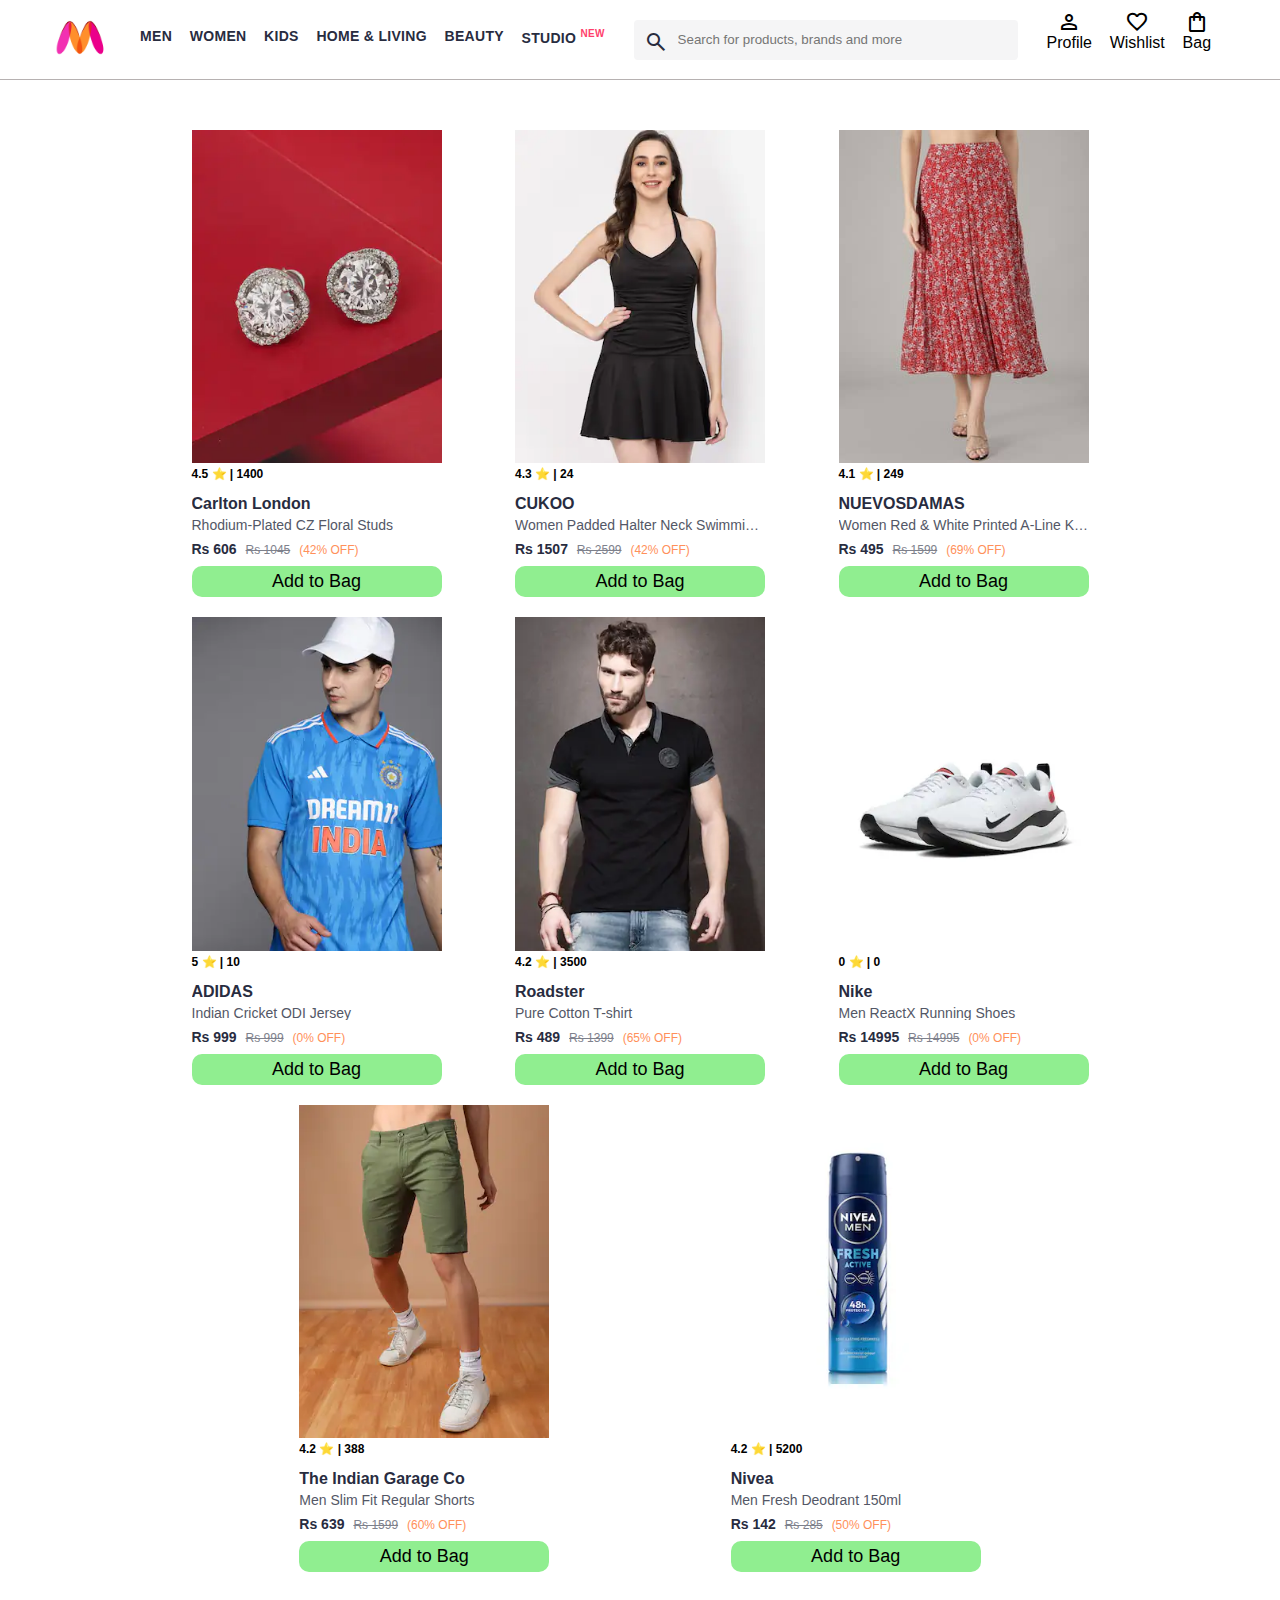
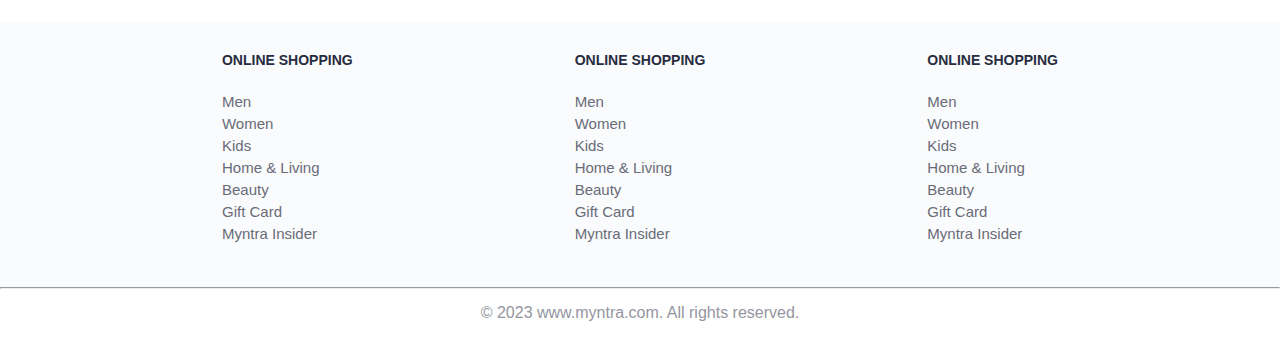
<file: my/index.html>
<!DOCTYPE html>
<html lang="en">
<head>
    <title>Myntra Functional Clone</title>
    <link rel="stylesheet" href="index.css">
    <link rel="stylesheet" href="https://fonts.googleapis.com/css2?family=Material+Symbols+Outlined:opsz,wght,FILL,GRAD@20..48,100..700,0..1,-50..200" />
</head>
<body>
    <header>  
        <div class="logo_container">
            <a href="#"><img class="myntra_home" src="../images/myntra.jpg" alt="Myntra Home"></a>
        </div>
        <nav class="nav_bar">
            <a href="#">Men</a>
            <a href="#">Women</a>
            <a href="#">Kids</a>
            <a href="#">Home & Living</a>
            <a href="#">Beauty</a>
            <a href="#">Studio <sup>New</sup></a>
        </nav>
        <div class="search_bar">
            <span class="material-symbols-outlined search_icon" >search</span>
            <input class="search_input" placeholder="Search for products, brands and more">
        </div>
        <div class="action_bar">
            <div class="action_container">
                <span class="material-symbols-outlined action_icon">person</span>
                <span class="action_name">Profile</span>
            </div>

            <div class="action_container">
                <span class="material-symbols-outlined action_icon">favorite</span>
                <span class="action_name">Wishlist</span>
            </div>

            <a class="action_container" href="bag.html">
                <span class="material-symbols-outlined action_icon">shopping_bag</span>
                <span class="action_name">Bag</span>
                <span class="bag-item-count">0</span>
            </a>
        </div>
    </header>
    <main>
        <div class="items-container">
        
        </div>
    </main>
    <footer>
        <div class="footer_container">
            <div class="footer_column">
                <h3>ONLINE SHOPPING</h3>

                <a href="#">Men</a>
                <a href="#">Women</a>
                <a href="#">Kids</a>
                <a href="#">Home & Living</a>
                <a href="#">Beauty</a>
                <a href="#">Gift Card</a>
                <a href="#">Myntra Insider</a>
            </div>

            <div class="footer_column">
                <h3>ONLINE SHOPPING</h3>

                <a href="#">Men</a>
                <a href="#">Women</a>
                <a href="#">Kids</a>
                <a href="#">Home & Living</a>
                <a href="#">Beauty</a>
                <a href="#">Gift Card</a>
                <a href="#">Myntra Insider</a>
            </div>

            <div class="footer_column">
                <h3>ONLINE SHOPPING</h3>

                <a href="#">Men</a>
                <a href="#">Women</a>
                <a href="#">Kids</a>
                <a href="#">Home & Living</a>
                <a href="#">Beauty</a>
                <a href="#">Gift Card</a>
                <a href="#">Myntra Insider</a>
            </div>
        </div>
        <hr>

        <div class="copyright">
            © 2023 www.myntra.com. All rights reserved.
        </div>
    </footer>
    <script src="items.js"></script>
    <script src="index.js"></script>
</body>
</html>
</file>
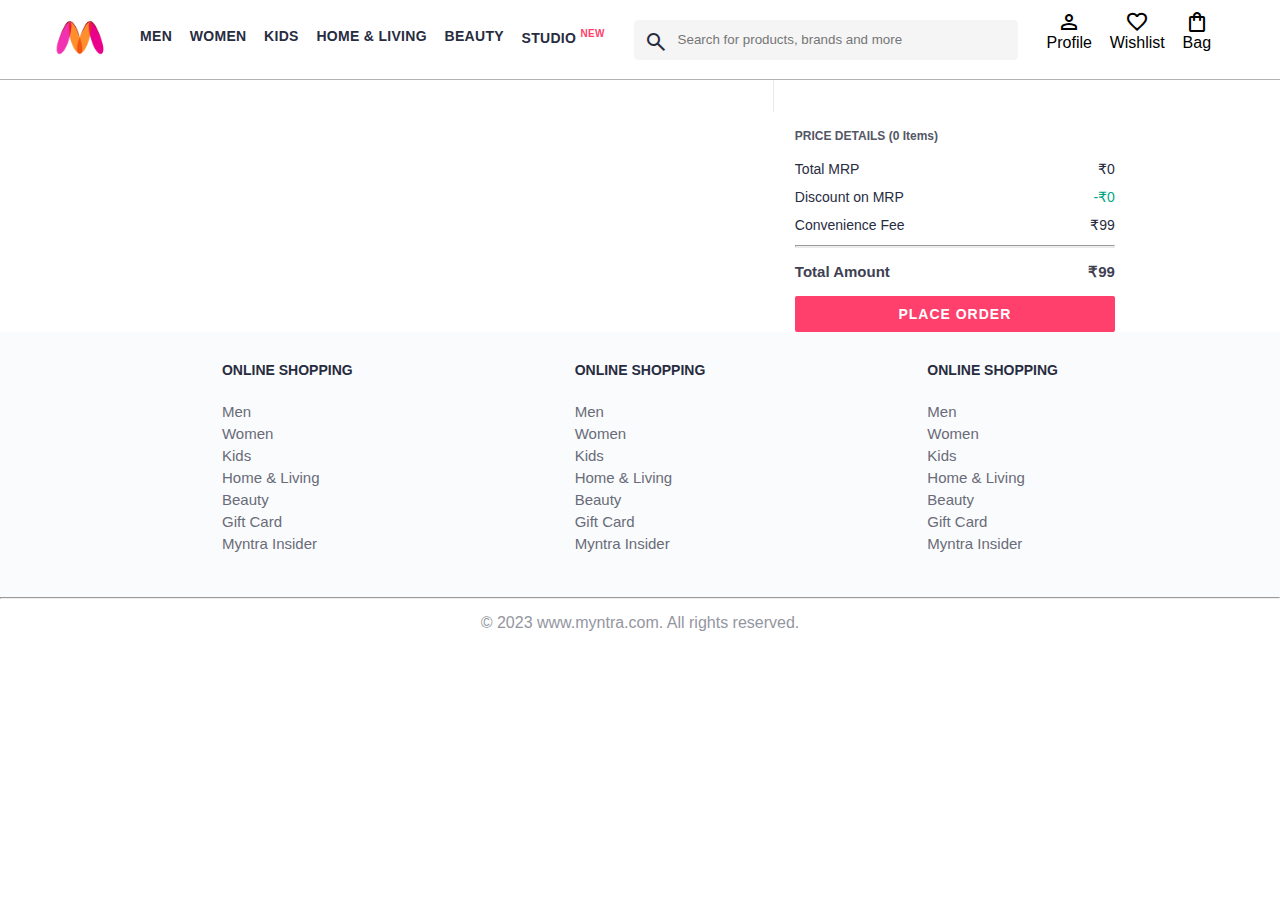
<file: my/bag.html>
<!DOCTYPE html>
<html lang="en">
<head>
    <title>Myntra Clone</title>
    <link rel="stylesheet" href="index.css">
    <link rel="stylesheet" href="bag.css">
    <link rel="stylesheet" href="https://fonts.googleapis.com/css2?family=Material+Symbols+Outlined:opsz,wght,FILL,GRAD@20..48,100..700,0..1,-50..200" />
</head>
<body>
    <header>
        <div class="logo_container">
            <a href="#"><img class="myntra_home" src="../images/myntra.jpg" alt="Myntra Home"></a>
        </div>
        <nav class="nav_bar">
            <a href="#">Men</a>
            <a href="#">Women</a>
            <a href="#">Kids</a>
            <a href="#">Home & Living</a>
            <a href="#">Beauty</a>
            <a href="#">Studio <sup>New</sup></a>
        </nav>
        <div class="search_bar">
            <span class="material-symbols-outlined search_icon">search</span>
            <input class="search_input" placeholder="Search for products, brands and more">
        </div>
        <div class="action_bar">
            <div class="action_container">
                <span class="material-symbols-outlined action_icon">person</span>
                <span class="action_name">Profile</span>
            </div>

            <div class="action_container">
                <span class="material-symbols-outlined action_icon">favorite</span>
                <span class="action_name">Wishlist</span>
            </div>

            <div class="action_container">
                <span class="material-symbols-outlined action_icon">shopping_bag</span>
                <span class="action_name">Bag</span>
                <span class="bag-item-count">0</span>
            </div>
        </div>
    </header>
    <main>
    <div class="bag-page">
        <div class="bag-items-container">>

        </div>
        <div class="bag-summary">
        
        </div>

    </div>
    </main>
    <footer>
        <div class="footer_container">
            <div class="footer_column">
                <h3>ONLINE SHOPPING</h3>

                <a href="#">Men</a>
                <a href="#">Women</a>
                <a href="#">Kids</a>
                <a href="#">Home & Living</a>
                <a href="#">Beauty</a>
                <a href="#">Gift Card</a>
                <a href="#">Myntra Insider</a>
            </div>

            <div class="footer_column">
                <h3>ONLINE SHOPPING</h3>

                <a href="#">Men</a>
                <a href="#">Women</a>
                <a href="#">Kids</a>
                <a href="#">Home & Living</a>
                <a href="#">Beauty</a>
                <a href="#">Gift Card</a>
                <a href="#">Myntra Insider</a>
            </div>

            <div class="footer_column">
                <h3>ONLINE SHOPPING</h3>

                <a href="#">Men</a>
                <a href="#">Women</a>
                <a href="#">Kids</a>
                <a href="#">Home & Living</a>
                <a href="#">Beauty</a>
                <a href="#">Gift Card</a>
                <a href="#">Myntra Insider</a>
            </div>
        </div>
        <hr>

        <div class="copyright">
            © 2023 www.myntra.com. All rights reserved.
        </div>
    </footer>
    <script src="items.js"></script>
    <script src="index.js"></script>
    <script src="bag.js"></script>
</body>
</html>
</file>
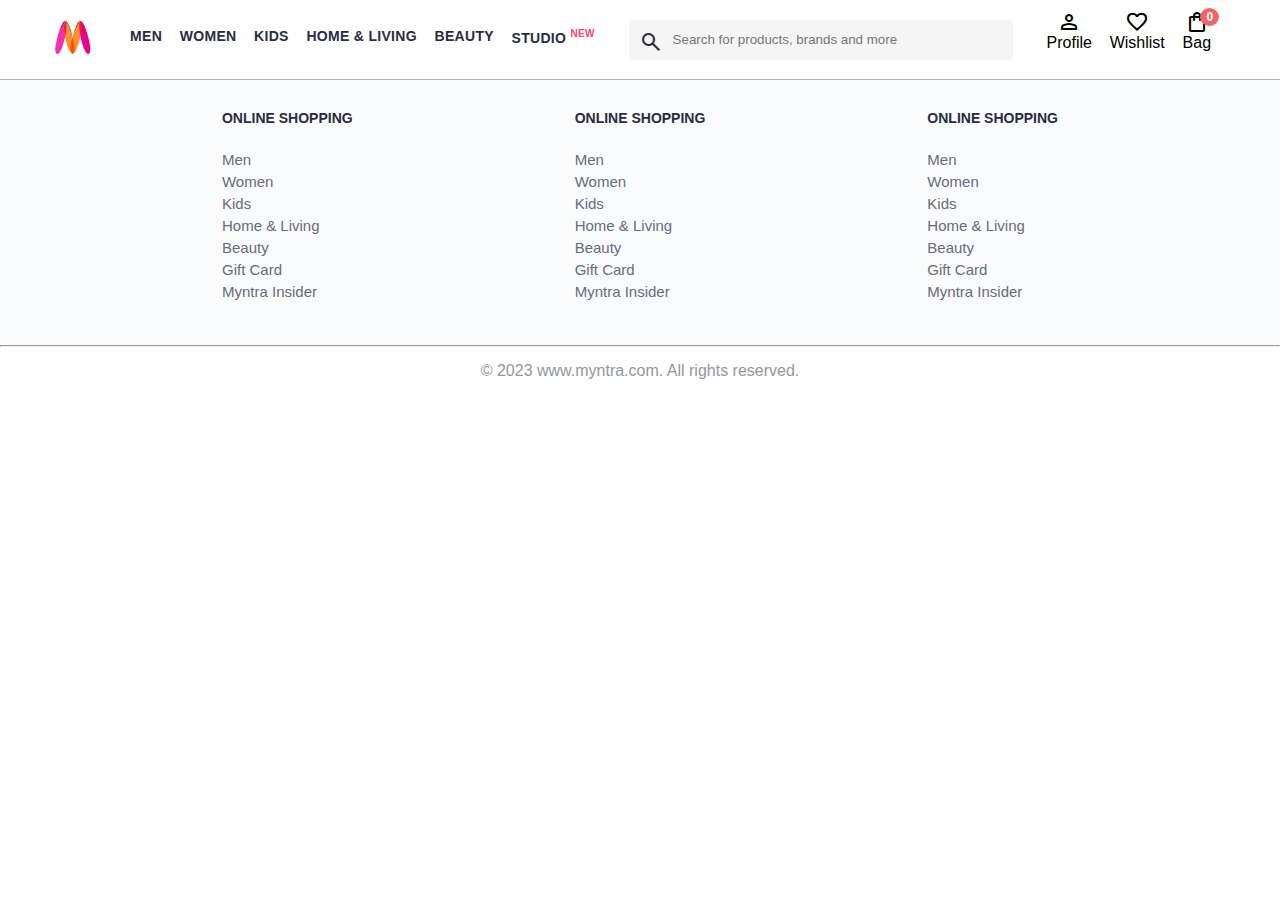
<file: my/wishlist.html>
<!DOCTYPE html>
<html lang="en">
<head>
    <title>Wishlist</title>
    <link rel="stylesheet" href="index.css">
    <link rel="stylesheet" href="wishlist.css">
    <link rel="stylesheet" href="https://fonts.googleapis.com/css2?family=Material+Symbols+Outlined:opsz,wght,FILL,GRAD@20..48,100..700,0..1,-50..200" />
</head>
<body>
    <header>
        <div class="logo_container">
            <a href="#"><img class="myntra_home" src="../images/myntra.jpg" alt="Myntra Home"></a>
        </div>
        <nav class="nav_bar">
            <a href="#">Men</a>
            <a href="#">Women</a>
            <a href="#">Kids</a>
            <a href="#">Home & Living</a>
            <a href="#">Beauty</a>
            <a href="#">Studio <sup>New</sup></a>
        </nav>
        <div class="search_bar">
            <span class="material-symbols-outlined search_icon" >search</span>
            <input class="search_input" placeholder="Search for products, brands and more">
        </div>
        <div class="action_bar">
            <div class="action_container">
                <span class="material-symbols-outlined action_icon">person</span>
                <span class="action_name">Profile</span>
            </div>

            <div class="action_container">
                <span class="material-symbols-outlined action_icon">favorite</span>
                <span class="action_name">Wishlist</span>
            </div>

            <a class="action_container" href="bag.html">
                <span class="material-symbols-outlined action_icon">shopping_bag</span>
                <span class="action_name">Bag</span>
                <span class="bag-item-count">0</span>
            </a>
        </div>
    </header>

    <main></main>

    <footer>
        <div class="footer_container">
            <div class="footer_column">
                <h3>ONLINE SHOPPING</h3>

                <a href="#">Men</a>
                <a href="#">Women</a>
                <a href="#">Kids</a>
                <a href="#">Home & Living</a>
                <a href="#">Beauty</a>
                <a href="#">Gift Card</a>
                <a href="#">Myntra Insider</a>
            </div>

            <div class="footer_column">
                <h3>ONLINE SHOPPING</h3>

                <a href="#">Men</a>
                <a href="#">Women</a>
                <a href="#">Kids</a>
                <a href="#">Home & Living</a>
                <a href="#">Beauty</a>
                <a href="#">Gift Card</a>
                <a href="#">Myntra Insider</a>
            </div>

            <div class="footer_column">
                <h3>ONLINE SHOPPING</h3>

                <a href="#">Men</a>
                <a href="#">Women</a>
                <a href="#">Kids</a>
                <a href="#">Home & Living</a>
                <a href="#">Beauty</a>
                <a href="#">Gift Card</a>
                <a href="#">Myntra Insider</a>
            </div>
        </div>
        <hr>

        <div class="copyright">
            © 2023 www.myntra.com. All rights reserved.
        </div>
    </footer>
</body>
</html>
</file>
<file: my/index.css>
/***************** Item Page CSS **************************/
/*.action_container {
    text-decoration: none;
}
a.action_container:link {
    color:black;
}
.item-details {
    cursor: pointer;
    width: 250px;
    margin: 10px;
}
.stars {
    font-size: 12px;
    font-weight: 700;
    text-align: left;
}
.company {
    font-size: 18px;
    font-weight: 700;
    line-height: 1;
    color: #282c3f;
    margin-bottom: 6px;
    overflow: hidden;
    text-overflow: ellipsis;
    white-space: nowrap;
    margin-top: 20px;
}
.item-name {
    color: #535766;
    font-size: 16px;
    line-height: 1;
    margin-bottom: 0;
    margin-top: 0;
    overflow: hidden;
    text-overflow: ellipsis;
    white-space: nowrap;
    font-weight: 400;
    display: block;
}
.price-container {
    margin-top: 10px;
}
.current-price {
    font-size: 14px;
    font-weight: 700;
    color: #282c3f;
}
.original-price {
    text-decoration: line-through;
    color: #7e818c;
    font-weight: 400;
    margin-left: 5px;
    font-size: 12px;
}
.discount-percentage {
    color: #ff905a;
    font-weight: 400;
    font-size: 12px;
    margin-left: 5px;
}
.btn-bag {
    background-color: lightgreen;
    border: none;
    padding: 5px 15px;
    border-radius: 10px;
    width: 100%;
    margin-top: 7px;
    font-size: 20px;
    cursor: pointer;
}
.bag-items {
    background-color: #f16565;
    white-space: nowrap;
    text-align: center;
    line-height: 18px;
    padding: 0 6px;
    height: 18px;
    position: relative;
    border-radius: 50%;
    font-size: 12px;
    color: #fff;
    left: 13px;
    top: -44px;
    font-weight: 700;
    cursor: pointer;
}*/

* {
    margin: 0;
    padding: 0;
    font-family: Assistant,-apple-system,BlinkMacSystemFont,Segoe UI,Roboto,Helvetica,Arial,sans-serif;
    box-sizing: border-box;
}
header {
    display: flex;
    background-color: #ffffff;
    height: 80px;
    justify-content: space-between;
    align-items: center;
    border-bottom: 1px solid #b6b1b1;
}
.myntra_home {
    height: 45px;
}
.logo_container {
    margin-left: 4%;
}
.action_bar {
    margin-right: 4%;
}
.nav_bar {
    display: flex;
    min-width: 500px;
    justify-content: space-evenly;
}
.nav_bar a {
    font-size: 14px;
    letter-spacing: .3px;
    color: #282c3f;
    font-weight: 700;
    text-transform: uppercase;
    text-decoration: none;
    padding: 27px 0;
    border-bottom: 5px solid #ffffff;
}
.nav_bar a:hover {
    border-bottom: 4px solid #f54e77;
}

.nav_bar a sup {
    color: #ff3f6c;
    font-size: 10px;
}

.search_bar {
    height: 40px;
    min-width: 200px;
    width: 30%;
    display: flex;
    align-items: center;
}
.search_icon {
    box-sizing: content-box;
    height: 20px;
    padding: 10px;

    background-color: #f5f5f6;
    color: #282c3f;
    font-weight: 300;
    border-radius: 4px 0 0 4px;
}
.search_input {
    color: #696e79;
    background-color: #f5f5f6;
    flex-grow: 1;
    height: 40px;
    border: 0;
    border-radius: 0 4px 4px 0;
}

.action_bar {
    display: flex;
    min-width: 200px;
    justify-content: space-evenly;
}

.action_container {
    display: flex;
    flex-direction: column;
    align-items: center;
}

/* Main section */
.banner_container {
    margin: 40px 0;
}
.banner_image {
    width: 100%;
}

.category_heading {
    text-transform: uppercase;
    color: #3e4152;
    letter-spacing: .15em;
    font-size: 1.8em;
    margin: 50px 0 10px 30px;
    max-height: 5em;
    font-weight: 700;
}

.category-items,.items-container {
    width: 80%;
    margin: 50px 10%;
    display: flex;
    flex-wrap: wrap;
    justify-content: space-evenly;
}

.sale_item {
    width: 250px;
}

.footer_container {
    padding: 30px 0px 40px 0px;
    background: #FAFBFC;
    display: flex;
    justify-content: space-evenly;
}

.footer_column {
    display: flex;
    flex-direction: column;
}

.footer_column h3 {
    color: #282c3f;
    font-size: 14px;
    margin-bottom: 25px;
}

.footer_column a {
    color: #696b79;
    font-size: 15px;
    text-decoration: none;
    padding-bottom: 5px;
}

.copyright {
    color: #94969f;
    text-align: center;
    padding: 15px;
}

.items-container{
    width: 80%;
    margin: 40px 10%;
}

.item-container{
    width: 250px;
    margin: 10px;
}

.item-image{
    width: 100%;
}

.rating{
    font-size: 12px;
    font-weight: 700;
}

.company-name{
    margin-top: 15px;
    font-size: 16px;
    font-weight: 700;
    line-height: 1;
    color: #282c3f;
    margin-bottom: 6px;
    overflow: hidden;
    text-overflow: ellipsis;
    white-space: nowrap;
}

.item-name{
    color: #535766;
    font-size: 14px;
    line-height: 1;
    margin-bottom: 0;
    margin-top: 0;
    overflow: hidden;
    text-overflow: ellipsis;
    white-space: nowrap;
    font-weight: 400;
    display: block;
}

.price{
    margin-top: 10px;
    font-size: 14px;
    line-height: 15px;
    color: #282c3f;
    white-space: nowrap;
}

.current-price{
    font-size: 14px;
    font-weight: 700;
    color: #282c3f;
}

.original-price{
    text-decoration: line-through;
    color: #7e818c;
    font-weight: 400;
    margin-left: 5px;
    font-size: 12px;
}

.discount{
    color: #ff905a;
    font-weight: 400;
    font-size: 12px;
    margin-left: 5px;
}

.btn-add-bag{
    font-size: 18px;
    width: 100%;
    margin-top: 8px;
    background-color: lightgreen;
    border: none;
    padding: 5px 15px;
    border-radius: 10px;
    cursor: pointer;
}

.bag-item-count{
    background-color: #f16565;
    white-space: nowrap;
    text-align: center;
    line-height: 18px;
    padding: 0 6px;
    height: 18px;
    position: relative;
    border-radius: 50%;
    font-size: 12px;
    color: #fff;
    left: 13px;
    top: -44px;
    font-weight: 700;
    cursor: pointer;
}

.action_container {
    text-decoration: none;
}
a.action_container:link {
    color:black;
}
</file>
<file: my/bag.css>
.bag-items-container {
    display: inline-block;
    width: 64%;
    padding-right: 20px;
    border-right: 1px solid #eaeaec;
    padding-top: 32px;
    color: #282c3f;
    font-size: 13px;
    line-height: 1.42857143;
}

.bag-page {
    width: 75%;
    margin-left: 12.5%;
}

.bag-summary {
    vertical-align: top;
    display: inline-block;
    width: 35%;
    padding: 24px 0 0 16px;
    color: #282c3f;
    font-size: 13px;
    line-height: 1.42857143;
}

.bag-details-container {
    margin-bottom: 16px;
}

.price-header {
    font-size: 12px;
    font-weight: 700;
    margin: 24px 0 16px;
    color: #535766;
}

.price-item {
    margin-bottom: 12px;
    line-height: 16px;
    font-size: 14px;
    color: #282c3f;
}

.price-item-value {
    float: right;
}

.priceDetail-base-discount {
    color: #03a685;
}

.price-footer {
    font-weight: 700;
    font-size: 15px;
    padding-top: 16px;
    border-top: 1px solid #eaeaec;
    color: #3e4152;
    line-height: 16px;
}

.btn-place-order {
    width: 100%;
    letter-spacing: 1px;
    font-size: 14px;
    font-weight: 600;
    border-radius: 2px;
    border-width: 0px;
    padding: 10px 16px;
    background-color: rgb(255, 63, 108);
    color: rgb(255, 255, 255);
    cursor: pointer;
}

.bag-item-container {
    margin-bottom: 8px;
    background: #fff;
    font-size: 14px;
    border: 1px solid #eaeaec;
    border-radius: 4px;
    position: relative;
    padding: 12px 12px 0;
}

.item-left-part {
    position: absolute;
    background: rgb(255, 242, 223);
    height: 148px;
    width: 111px;
}

.item-right-part {
    padding-left: 12px;
    position: relative;
    min-height: 148px;
    margin-left: 111px;
    margin-bottom: 12px;
}

.bag-item-img {
    width: 100%;
}

.return-period {
    display: inline-flex;
    font-size: 14px;
    padding-top: 8px;
}

.return-period-days {
    font-weight: 700;
    margin-right: 4px;
}

.delivery-details {
    margin-top: 5px;
    color: #282c3f;
    font-size: 12px;
    letter-spacing: -.1px;
    margin-bottom: 8px;
    line-height: 15px;
}

.delivery-details-days {
    color: #03a685;
}
.remove-from-cart {
    position: absolute;
    font-size: 25px;
    top: 10px;
    right: 18px;
    width: 14px;
    height: 14px;
    cursor: pointer;
}
</file>
<file: my/wishlist.css>
* {
    margin: 0;
    padding: 0;
    font-family: Assistant,-apple-system,BlinkMacSystemFont,Segoe UI,Roboto,Helvetica,Arial,sans-serif;
    box-sizing: border-box;
}
header {
    display: flex;
    background-color: #ffffff;
    height: 80px;
    justify-content: space-between;
    align-items: center;
    border-bottom: 1px solid #b6b1b1;
}

.myntra_home{
    width: 45px;
}

.logo_container{
    margin-left: 4%;
}

.action_bar{
    display: flex;
    min-width: 200px;
    justify-content: end;
}

.nav_bar {
    display: flex;
    min-width: 500px;
    justify-content: space-evenly;
}
.nav_bar a {
    font-size: 14px;
    letter-spacing: .3px;
    color: #282c3f;
    font-weight: 700;
    text-transform: uppercase;
    text-decoration: none;
    padding: 27px 0;
    border-bottom: 5px solid #ffffff;
}
.nav_bar a:hover {
    border-bottom: 4px solid #f54e77;
}

.nav_bar a sup {
    color: #ff3f6c;
    font-size: 10px;
}

.search_bar {
    height: 40px;
    min-width: 200px;
    width: 30%;
    display: flex;
    align-items: center;
}
.search_icon {
    box-sizing: content-box;
    height: 20px;
    padding: 10px;

    background-color: #f5f5f6;
    color: #282c3f;
    font-weight: 300;
    border-radius: 4px 0 0 4px;
}
.search_input {
    color: #696e79;
    background-color: #f5f5f6;
    flex-grow: 1;
    height: 40px;
    border: 0;
    border-radius: 0 4px 4px 0;
}

.action_bar {
    display: flex;
    min-width: 200px;
    justify-content: space-evenly;
}

.action_container {
    display: flex;
    flex-direction: column;
    align-items: center;
}
</file>
